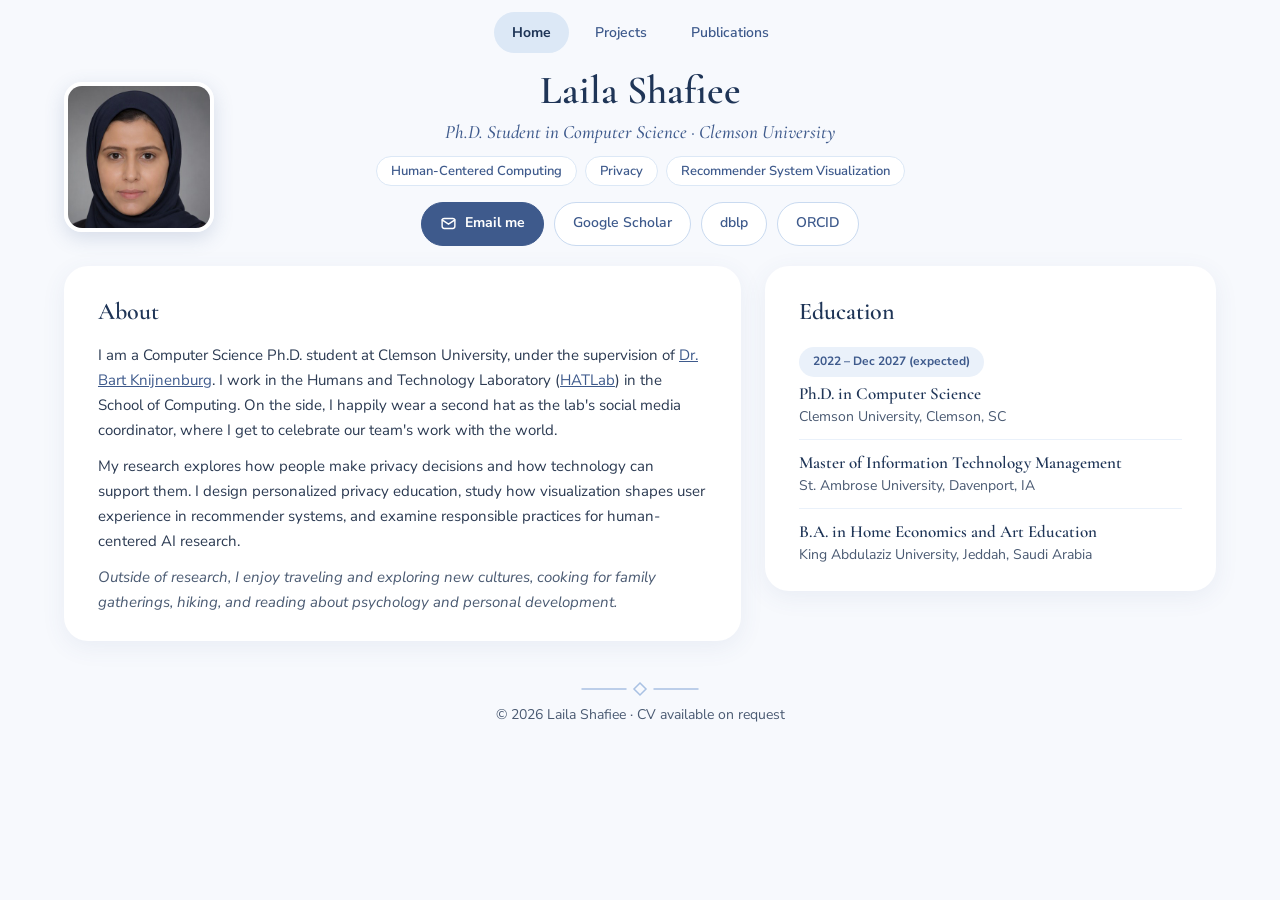
<file: index.html>
<!doctype html>
<html lang="en">
<head>
<meta charset="utf-8">
<meta name="viewport" content="width=device-width, initial-scale=1">
<title>Laila Shafiee · Ph.D. Student, Clemson University</title>
<meta name="description" content="Laila Shafiee is a Ph.D. student in Computer Science at Clemson University researching human-centered computing, privacy, and recommender system visualization.">
<link rel="preconnect" href="https://fonts.googleapis.com">
<link rel="preconnect" href="https://fonts.gstatic.com" crossorigin>
<link href="https://fonts.googleapis.com/css2?family=Cormorant+Garamond:ital,wght@0,500;0,600;1,500&family=Nunito+Sans:wght@400;600;700&display=swap" rel="stylesheet">
<link rel="stylesheet" href="style.css">
</head>
<body>

<nav class="nav wrap" aria-label="Main">
  <a href="index.html" aria-current="page">Home</a>
  <a href="projects.html">Projects</a>
  <a href="publications.html">Publications</a>
</nav>

<header class="home-hero-row wrap">
  <img class="headshot" src="[data-uri]" alt="Portrait of Laila Shafiee" width="128" height="128">
<div class="hero home-hero hero-text">
  <svg class="ornament" style="display: none" aria-hidden="true" viewBox="0 0 120 16" fill="none" stroke="#A9C1E3" stroke-width="1.5" stroke-linecap="round"><path d="M2 8h44"/><path d="M74 8h44"/><path d="M60 2l6 6-6 6-6-6z"/></svg>
  <h1>Laila Shafiee</h1>
  <p class="subtitle">Ph.D. Student in Computer Science · Clemson University</p>
  <div class="tags">
    <span class="tag">Human-Centered Computing</span>
    <span class="tag">Privacy</span>
    <span class="tag">Recommender System Visualization</span>
  </div>
  <div class="links">
    <a class="btn btn-primary" href="mailto:lshafie@clemson.edu">
      <svg aria-hidden="true" width="17" height="17" viewBox="0 0 24 24" fill="none" stroke="currentColor" stroke-width="2" stroke-linecap="round" stroke-linejoin="round"><rect x="3" y="5" width="18" height="14" rx="3"/><path d="M3 7l9 6 9-6"/></svg>
      Email me</a>
    <a class="btn" href="https://scholar.google.com/citations?user=PTRDLCUAAAAJ&amp;hl=en">Google Scholar</a>
    <a class="btn" href="https://dblp.org/pid/366/6728.html">dblp</a>
    <a class="btn" href="https://orcid.org/0009-0007-8449-1765">ORCID</a>
  </div>
</div>
</header>

<main class="wrap home-grid">

  <section class="card" aria-labelledby="about-h">
    <h2 id="about-h" class="section-title">About</h2>
    <p>I am a Computer Science Ph.D. student at Clemson University, under the supervision of <a href="https://www.usabart.nl/portfolio/#home.html">Dr. Bart Knijnenburg</a>. I work in the Humans and Technology Laboratory (<a href="http://hatlab.org/">HATLab</a>) in the School of Computing. On the side, I happily wear a second hat as the lab's social media coordinator, where I get to celebrate our team's work with the world.</p>
    <p>My research explores how people make privacy decisions and how technology can support them. I design personalized privacy education, study how visualization shapes user experience in recommender systems, and examine responsible practices for human-centered AI research.</p>
    <p class="quiet">Outside of research, I enjoy traveling and exploring new cultures, cooking for family gatherings, hiking, and reading about psychology and personal development.</p>
  </section>

  <section class="card edu-card" aria-labelledby="edu-h">
    <h2 id="edu-h" class="section-title">Education</h2>
    <div class="edu-item">
      <span class="pill">2022 – Dec 2027 (expected)</span>
      <h3>Ph.D. in Computer Science</h3>
      <p>Clemson University, Clemson, SC</p>
    </div>
    <div class="edu-item">
      <h3>Master of Information Technology Management</h3>
      <p>St. Ambrose University, Davenport, IA</p>
    </div>
    <div class="edu-item">
      <h3>B.A. in Home Economics and Art Education</h3>
      <p>King Abdulaziz University, Jeddah, Saudi Arabia</p>
    </div>
  </section>

</main>

<footer class="wrap">
  <svg class="ornament" aria-hidden="true" viewBox="0 0 120 16" fill="none" stroke="#A9C1E3" stroke-width="1.5" stroke-linecap="round"><path d="M2 8h44"/><path d="M74 8h44"/><path d="M60 2l6 6-6 6-6-6z"/></svg>
  <p>© 2026 Laila Shafiee · CV available on request</p>
</footer>

</body>
</html>
</file>
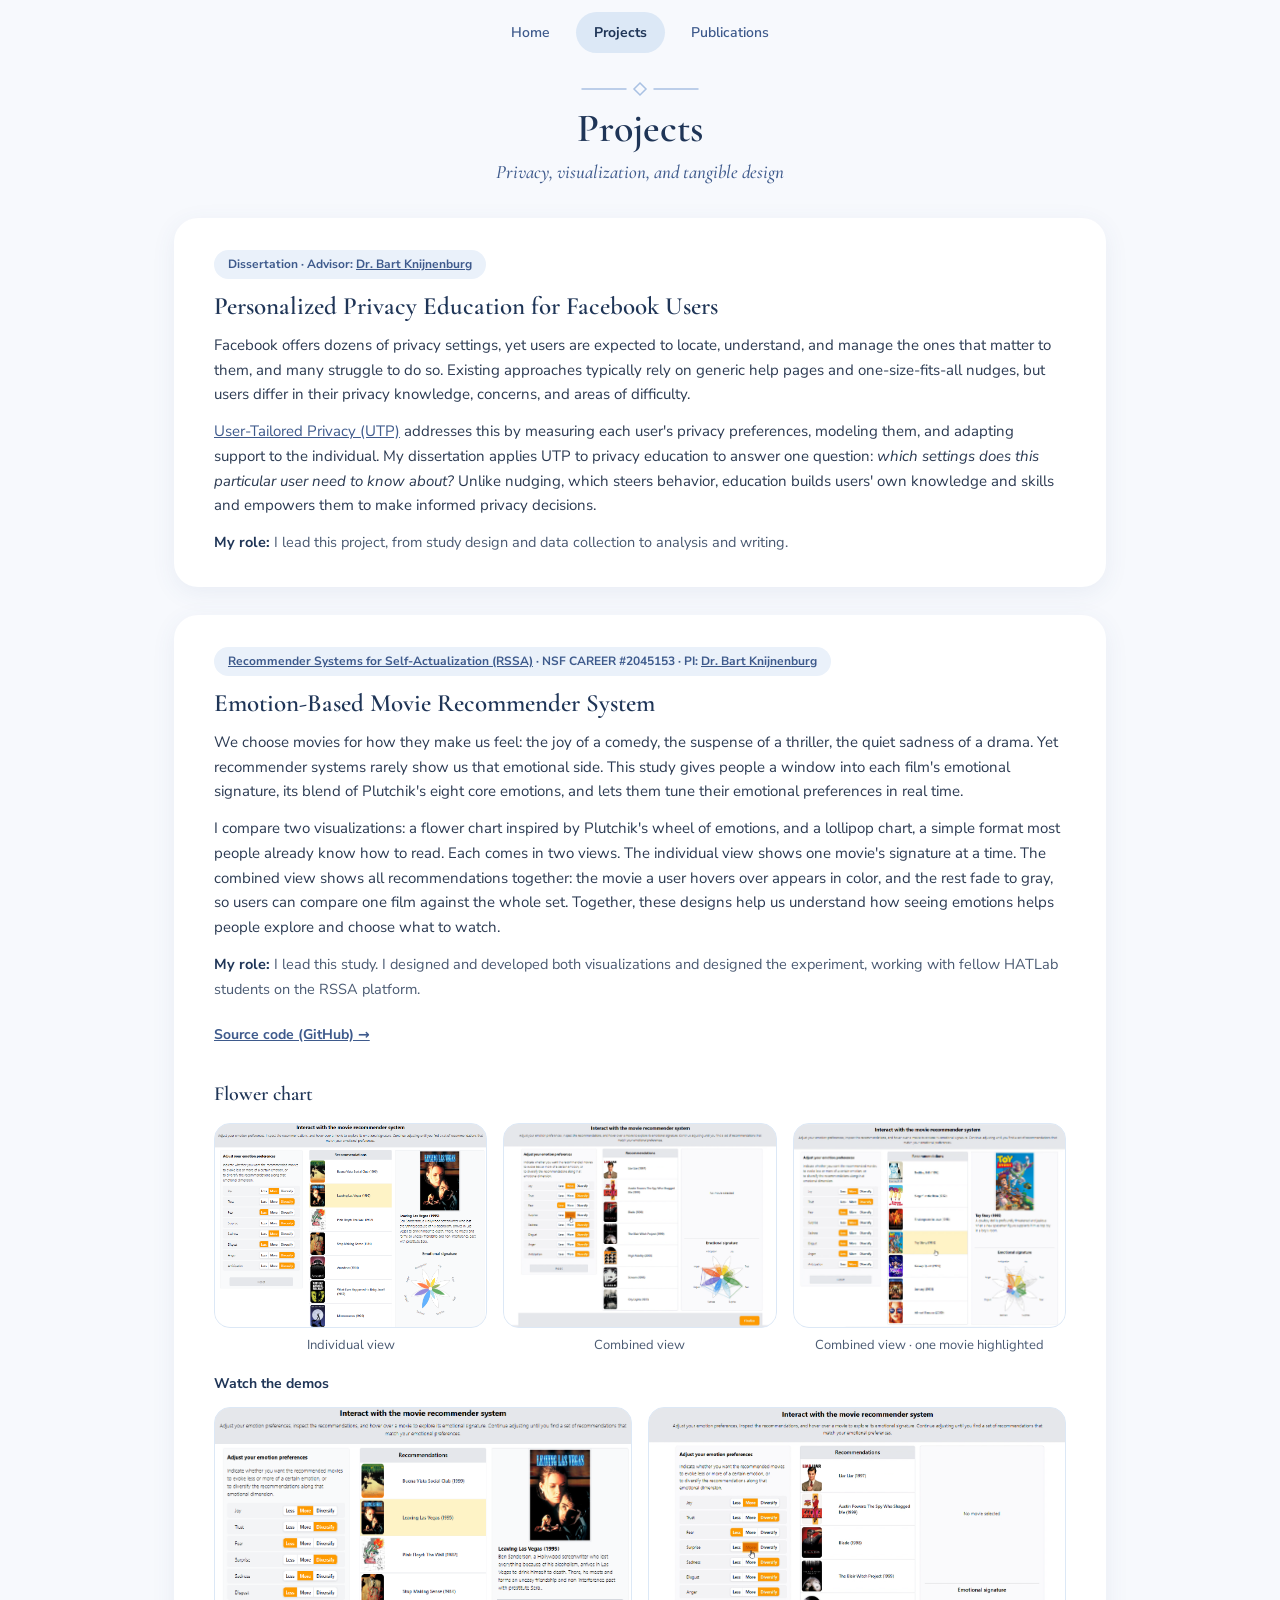
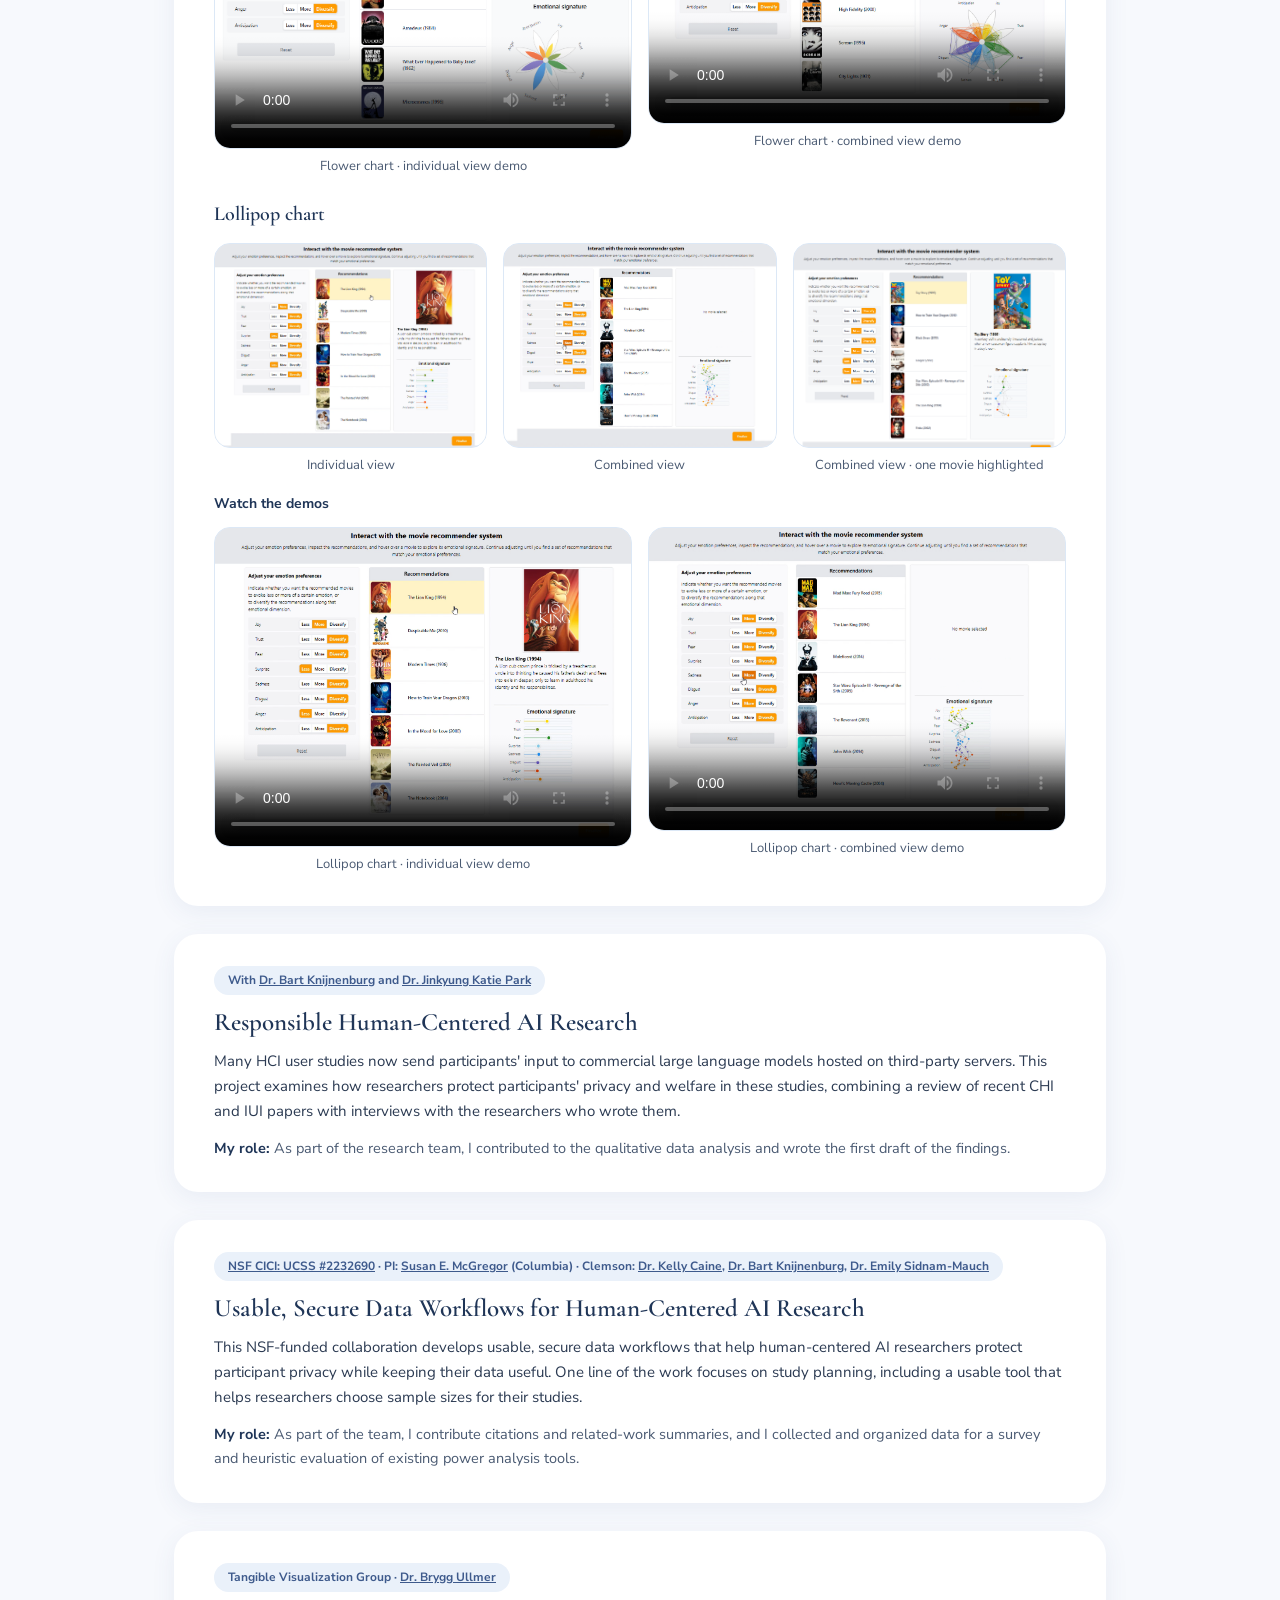
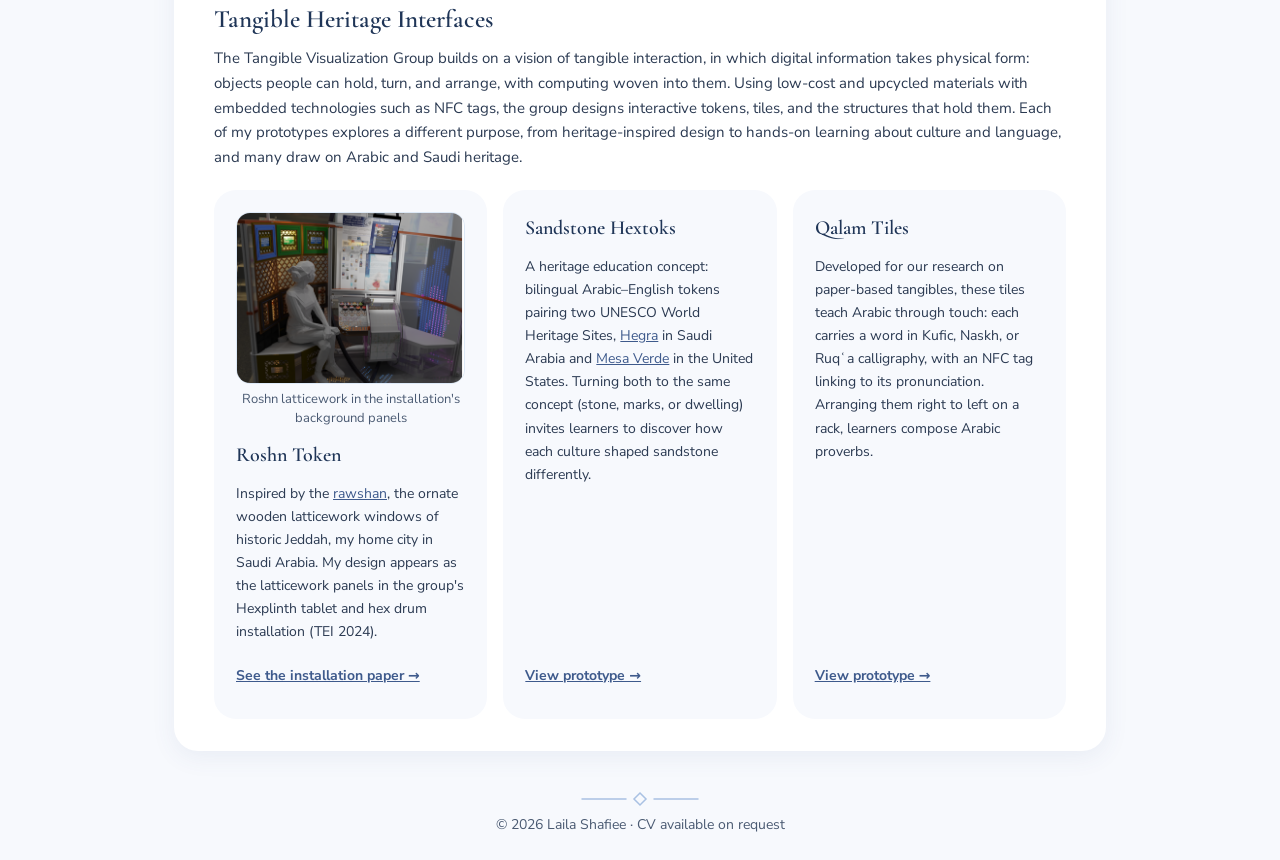
<file: projects.html>
<!doctype html>
<html lang="en">
<head>
<meta charset="utf-8">
<meta name="viewport" content="width=device-width, initial-scale=1">
<title>Projects · Laila Shafiee</title>
<meta name="description" content="Research projects by Laila Shafiee: personalized privacy education, emotion-based movie recommendation, responsible AI research, and tangible heritage interfaces.">
<link rel="preconnect" href="https://fonts.googleapis.com">
<link rel="preconnect" href="https://fonts.gstatic.com" crossorigin>
<link href="https://fonts.googleapis.com/css2?family=Cormorant+Garamond:ital,wght@0,500;0,600;1,500&family=Nunito+Sans:wght@400;600;700&display=swap" rel="stylesheet">
<link rel="stylesheet" href="style.css">
</head>
<body>

<nav class="nav wrap" aria-label="Main">
  <a href="index.html">Home</a>
  <a href="projects.html" aria-current="page">Projects</a>
  <a href="publications.html">Publications</a>
</nav>

<header class="hero page-hero wrap">
  <svg class="ornament" aria-hidden="true" viewBox="0 0 120 16" fill="none" stroke="#A9C1E3" stroke-width="1.5" stroke-linecap="round"><path d="M2 8h44"/><path d="M74 8h44"/><path d="M60 2l6 6-6 6-6-6z"/></svg>
  <h1>Projects</h1>
  <p class="subtitle">Privacy, visualization, and tangible design</p>
</header>

<main class="wrap" style="gap: 28px">

  <!-- Dissertation -->
  <article class="card project">
    <span class="pill">Dissertation · Advisor: <a href="https://www.usabart.nl/portfolio/#home.html">Dr. Bart Knijnenburg</a></span>
    <h2>Personalized Privacy Education for Facebook Users</h2>
    <p>Facebook offers dozens of privacy settings, yet users are expected to locate, understand, and manage the ones that matter to them, and many struggle to do so. Existing approaches typically rely on generic help pages and one-size-fits-all nudges, but users differ in their privacy knowledge, concerns, and areas of difficulty.</p>
    <p><a href="https://www.ndss-symposium.org/ndss2017/usec-mini-conference-programme/work-progress-user-tailored-privacy-design/">User-Tailored Privacy (UTP)</a> addresses this by measuring each user's privacy preferences, modeling them, and adapting support to the individual. My dissertation applies UTP to privacy education to answer one question: <em>which settings does this particular user need to know about?</em> Unlike nudging, which steers behavior, education builds users' own knowledge and skills and empowers them to make informed privacy decisions.</p>
    <p class="role"><strong>My role:</strong> I lead this project, from study design and data collection to analysis and writing.</p>
  </article>

  <!-- Movie recommender -->
  <article class="card project">
    <span class="pill"><a href="https://rssa.recsys.dev/">Recommender Systems for Self-Actualization (RSSA)</a> · NSF CAREER #2045153 · PI: <a href="https://www.usabart.nl/portfolio/#home.html">Dr. Bart Knijnenburg</a></span>
    <h2>Emotion-Based Movie Recommender System</h2>
    <p>We choose movies for how they make us feel: the joy of a comedy, the suspense of a thriller, the quiet sadness of a drama. Yet recommender systems rarely show us that emotional side. This study gives people a window into each film's emotional signature, its blend of Plutchik's eight core emotions, and lets them tune their emotional preferences in real time.</p>
    <p>I compare two visualizations: a flower chart inspired by Plutchik's wheel of emotions, and a lollipop chart, a simple format most people already know how to read. Each comes in two views. The individual view shows one movie's signature at a time. The combined view shows all recommendations together: the movie a user hovers over appears in color, and the rest fade to gray, so users can compare one film against the whole set. Together, these designs help us understand how seeing emotions helps people explore and choose what to watch.</p>
    <p class="role"><strong>My role:</strong> I lead this study. I designed and developed both visualizations and designed the experiment, working with fellow HATLab students on the RSSA platform.</p>
    <a class="more" href="https://github.com/ShahanM/rssa-iers-v2">Source code (GitHub) →</a>

    <h3 class="sub-title">Flower chart</h3>
    <div class="shots">
      <figure>
        <a href="flower-individual.png"><img src="flower-individual.png" alt="Flower chart showing one movie's emotional signature" loading="lazy"></a>
        <figcaption>Individual view</figcaption>
      </figure>
      <figure>
        <a href="flower-combined.png"><img src="flower-combined.png" alt="Flower chart overlaying all recommendations' emotional signatures" loading="lazy"></a>
        <figcaption>Combined view</figcaption>
      </figure>
      <figure>
        <a href="flower-combined-hover.png"><img src="flower-combined-hover.png" alt="Flower chart combined view with the hovered movie in color and the others in gray" loading="lazy"></a>
        <figcaption>Combined view · one movie highlighted</figcaption>
      </figure>
    </div>
    <p class="demos-label">Watch the demos</p>
    <div class="demos">
      <figure>
        <video controls preload="metadata" playsinline poster="flower-individual.png">
          <source src="flower-individual-demo.mp4" type="video/mp4">
          <a href="flower-individual-demo.mp4">Download the flower chart individual view demo</a>
        </video>
        <figcaption>Flower chart · individual view demo</figcaption>
      </figure>
      <figure>
        <video controls preload="metadata" playsinline poster="flower-combined.png">
          <source src="flower-combined-demo.mp4" type="video/mp4">
          <a href="flower-combined-demo.mp4">Download the flower chart combined view demo</a>
        </video>
        <figcaption>Flower chart · combined view demo</figcaption>
      </figure>
    </div>

    <h3 class="sub-title">Lollipop chart</h3>
    <div class="shots">
      <figure>
        <a href="lollipop-individual.png"><img src="lollipop-individual.png" alt="Lollipop chart showing one movie's emotional signature" loading="lazy"></a>
        <figcaption>Individual view</figcaption>
      </figure>
      <figure>
        <a href="lollipop-combined.png"><img src="lollipop-combined.png" alt="Lollipop chart overlaying all recommendations' emotional signatures" loading="lazy"></a>
        <figcaption>Combined view</figcaption>
      </figure>
      <figure>
        <a href="lollipop-combined-hover.png"><img src="lollipop-combined-hover.png" alt="Lollipop chart combined view with the hovered movie in color and the others in gray" loading="lazy"></a>
        <figcaption>Combined view · one movie highlighted</figcaption>
      </figure>
    </div>
    <p class="demos-label">Watch the demos</p>
    <div class="demos">
      <figure>
        <video controls preload="metadata" playsinline poster="lollipop-individual.png">
          <source src="lollipop-individual-demo.mp4" type="video/mp4">
          <a href="lollipop-individual-demo.mp4">Download the lollipop chart individual view demo</a>
        </video>
        <figcaption>Lollipop chart · individual view demo</figcaption>
      </figure>
      <figure>
        <video controls preload="metadata" playsinline poster="lollipop-combined.png">
          <source src="lollipop-combined-demo.mp4" type="video/mp4">
          <a href="lollipop-combined-demo.mp4">Download the lollipop chart combined view demo</a>
        </video>
        <figcaption>Lollipop chart · combined view demo</figcaption>
      </figure>
    </div>
  </article>

  <!-- Responsible AI -->
  <article class="card project">
    <span class="pill">With <a href="https://www.usabart.nl/portfolio/#home.html">Dr. Bart Knijnenburg</a> and <a href="https://sites.google.com/view/jinkyung-katie-park/home">Dr. Jinkyung Katie Park</a></span>
    <h2>Responsible Human-Centered AI Research</h2>
    <p>Many HCI user studies now send participants' input to commercial large language models hosted on third-party servers. This project examines how researchers protect participants' privacy and welfare in these studies, combining a review of recent CHI and IUI papers with interviews with the researchers who wrote them.</p>
    <p class="role"><strong>My role:</strong> As part of the research team, I contributed to the qualitative data analysis and wrote the first draft of the findings.</p>
  </article>

  <!-- CICI -->
  <article class="card project">
    <span class="pill"><a href="https://www.nsf.gov/awardsearch/show-award/?AWD_ID=2232690&amp;HistoricalAwards=false">NSF CICI: UCSS #2232690</a> · PI: <a href="https://datascience.columbia.edu/people/susan-e-mcgregor">Susan E. McGregor</a> (Columbia) · Clemson: <a href="https://kellycaine.com/">Dr. Kelly Caine</a>, <a href="https://www.usabart.nl/portfolio/#home.html">Dr. Bart Knijnenburg</a>, <a href="https://scholar.google.com/citations?user=zdGOjhAAAAAJ&amp;hl=en">Dr. Emily Sidnam-Mauch</a></span>
    <h2>Usable, Secure Data Workflows for Human-Centered AI Research</h2>
    <p>This NSF-funded collaboration develops usable, secure data workflows that help human-centered AI researchers protect participant privacy while keeping their data useful. One line of the work focuses on study planning, including a usable tool that helps researchers choose sample sizes for their studies.</p>
    <p class="role"><strong>My role:</strong> As part of the team, I contribute citations and related-work summaries, and I collected and organized data for a survey and heuristic evaluation of existing power analysis tools.</p>
  </article>

  <!-- Tangible -->
  <article class="card project">
    <span class="pill">Tangible Visualization Group · <a href="https://people.computing.clemson.edu/~bullmer/">Dr. Brygg Ullmer</a></span>
    <h2>Tangible Heritage Interfaces</h2>
    <p>The Tangible Visualization Group builds on a vision of tangible interaction, in which digital information takes physical form: objects people can hold, turn, and arrange, with computing woven into them. Using low-cost and upcycled materials with embedded technologies such as NFC tags, the group designs interactive tokens, tiles, and the structures that hold them. Each of my prototypes explores a different purpose, from heritage-inspired design to hands-on learning about culture and language, and many draw on Arabic and Saudi heritage.</p>
    <div class="mini-grid">
      <div class="mini">
        <figure class="roshn">
          <img src="roshn-installation.png" alt="Rendering of the Hexplinth installation with Roshn latticework panels on the left wall" loading="lazy">
          <figcaption>Roshn latticework in the installation's background panels</figcaption>
        </figure>
        <h3>Roshn Token</h3>
        <p>Inspired by the <a href="https://www.visitsaudi.com/en/jeddah/stories/rawashin-and-mashrabiya">rawshan</a>, the ornate wooden latticework windows of historic Jeddah, my home city in Saudi Arabia. My design appears as the latticework panels in the group's Hexplinth tablet and hex drum installation (TEI 2024).</p>
        <a class="more" href="https://doi.org/10.1145/3623509.3633354">See the installation paper →</a>
      </div>
      <div class="mini">
        <h3>Sandstone Hextoks</h3>
        <p>A heritage education concept: bilingual Arabic–English tokens pairing two UNESCO World Heritage Sites, <a href="https://whc.unesco.org/en/list/1293">Hegra</a> in Saudi Arabia and <a href="https://whc.unesco.org/en/list/27">Mesa Verde</a> in the United States. Turning both to the same concept (stone, marks, or dwelling) invites learners to discover how each culture shaped sandstone differently.</p>
        <a class="more" href="https://shafieel.github.io/sandstone-hextoks-exhibit/">View prototype →</a>
      </div>
      <div class="mini">
        <h3>Qalam Tiles</h3>
        <p>Developed for our research on paper-based tangibles, these tiles teach Arabic through touch: each carries a word in Kufic, Naskh, or Ruqʿa calligraphy, with an NFC tag linking to its pronunciation. Arranging them right to left on a rack, learners compose Arabic proverbs.</p>
        <a class="more" href="https://shafieel.github.io/qalam-tiles/">View prototype →</a>
      </div>
    </div>
  </article>

</main>

<footer class="wrap">
  <svg class="ornament" aria-hidden="true" viewBox="0 0 120 16" fill="none" stroke="#A9C1E3" stroke-width="1.5" stroke-linecap="round"><path d="M2 8h44"/><path d="M74 8h44"/><path d="M60 2l6 6-6 6-6-6z"/></svg>
  <p>© 2026 Laila Shafiee · CV available on request</p>
</footer>

</body>
</html>
</file>
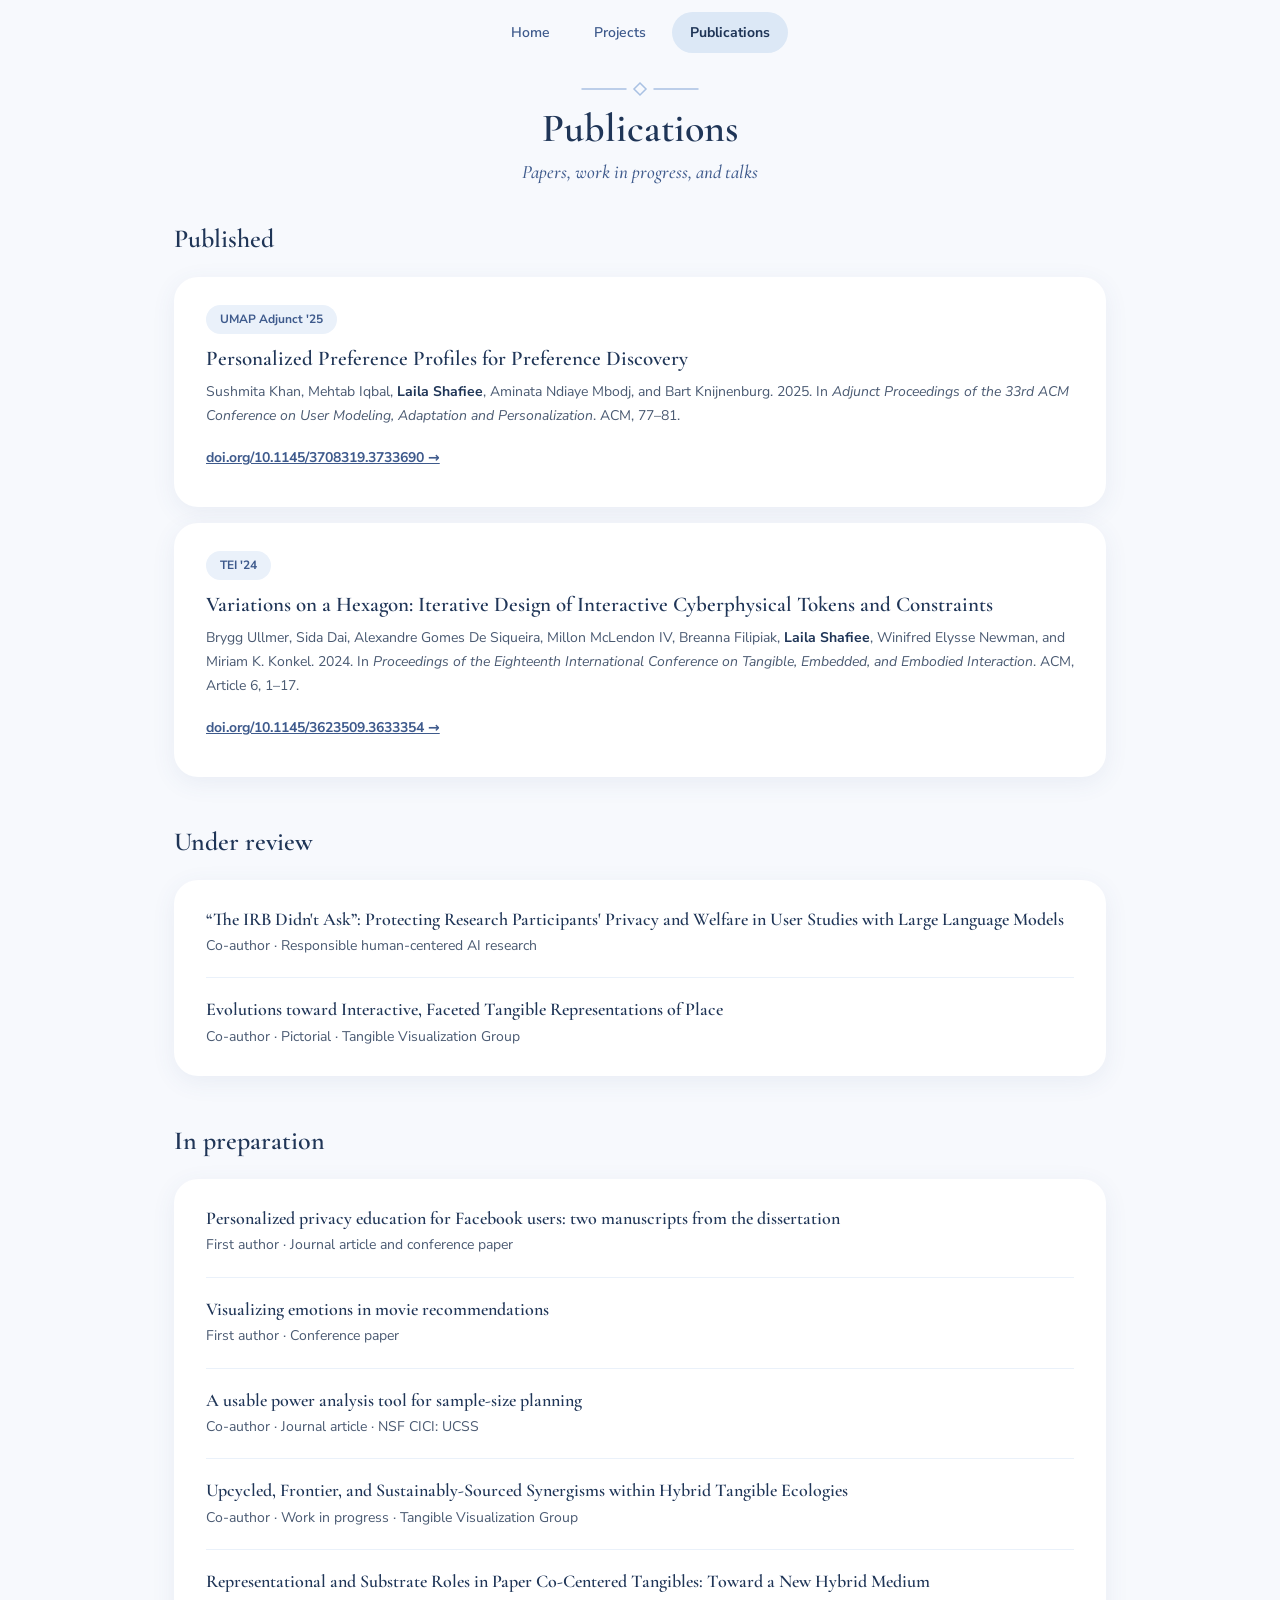
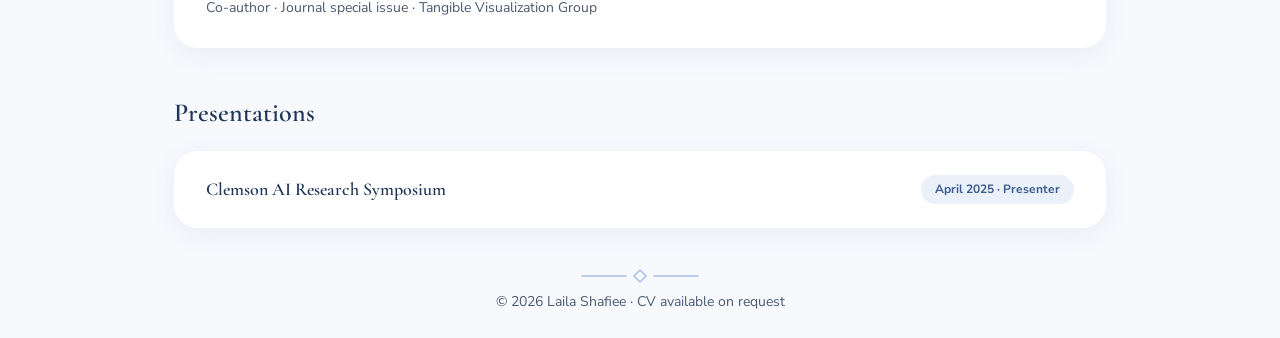
<file: publications.html>
<!doctype html>
<html lang="en">
<head>
<meta charset="utf-8">
<meta name="viewport" content="width=device-width, initial-scale=1">
<title>Publications · Laila Shafiee</title>
<meta name="description" content="Publications, work in progress, and presentations by Laila Shafiee, Ph.D. student at Clemson University.">
<link rel="preconnect" href="https://fonts.googleapis.com">
<link rel="preconnect" href="https://fonts.gstatic.com" crossorigin>
<link href="https://fonts.googleapis.com/css2?family=Cormorant+Garamond:ital,wght@0,500;0,600;1,500&family=Nunito+Sans:wght@400;600;700&display=swap" rel="stylesheet">
<link rel="stylesheet" href="style.css">
</head>
<body>

<nav class="nav wrap" aria-label="Main">
  <a href="index.html">Home</a>
  <a href="projects.html">Projects</a>
  <a href="publications.html" aria-current="page">Publications</a>
</nav>

<header class="hero page-hero wrap">
  <svg class="ornament" aria-hidden="true" viewBox="0 0 120 16" fill="none" stroke="#A9C1E3" stroke-width="1.5" stroke-linecap="round"><path d="M2 8h44"/><path d="M74 8h44"/><path d="M60 2l6 6-6 6-6-6z"/></svg>
  <h1>Publications</h1>
  <p class="subtitle">Papers, work in progress, and talks</p>
</header>

<main class="wrap" style="gap: 44px">

  <section class="stack" aria-labelledby="pub-h" style="gap: 16px">
    <h2 id="pub-h" class="section-title" style="font-size: 26px">Published</h2>

    <article class="card pub">
      <span class="pill">UMAP Adjunct '25</span>
      <h3>Personalized Preference Profiles for Preference Discovery</h3>
      <p>Sushmita Khan, Mehtab Iqbal, <strong>Laila Shafiee</strong>, Aminata Ndiaye Mbodj, and Bart Knijnenburg. 2025. In <em>Adjunct Proceedings of the 33rd ACM Conference on User Modeling, Adaptation and Personalization</em>. ACM, 77–81.</p>
      <a class="more" href="https://doi.org/10.1145/3708319.3733690">doi.org/10.1145/3708319.3733690 →</a>
    </article>

    <article class="card pub">
      <span class="pill">TEI '24</span>
      <h3>Variations on a Hexagon: Iterative Design of Interactive Cyberphysical Tokens and Constraints</h3>
      <p>Brygg Ullmer, Sida Dai, Alexandre Gomes De Siqueira, Millon McLendon IV, Breanna Filipiak, <strong>Laila Shafiee</strong>, Winifred Elysse Newman, and Miriam K. Konkel. 2024. In <em>Proceedings of the Eighteenth International Conference on Tangible, Embedded, and Embodied Interaction</em>. ACM, Article 6, 1–17.</p>
      <a class="more" href="https://doi.org/10.1145/3623509.3633354">doi.org/10.1145/3623509.3633354 →</a>
    </article>
  </section>

  <section class="stack" aria-labelledby="rev-h" style="gap: 16px">
    <h2 id="rev-h" class="section-title" style="font-size: 26px">Under review</h2>
    <div class="list-card">
      <div class="list-item">
        <h3>“The IRB Didn't Ask”: Protecting Research Participants' Privacy and Welfare in User Studies with Large Language Models</h3>
        <p>Co-author · Responsible human-centered AI research</p>
      </div>
      <div class="list-item">
        <h3>Evolutions toward Interactive, Faceted Tangible Representations of Place</h3>
        <p>Co-author · Pictorial · Tangible Visualization Group</p>
      </div>
    </div>
  </section>

  <section class="stack" aria-labelledby="prep-h" style="gap: 16px">
    <h2 id="prep-h" class="section-title" style="font-size: 26px">In preparation</h2>
    <div class="list-card">
      <div class="list-item">
        <h3>Personalized privacy education for Facebook users: two manuscripts from the dissertation</h3>
        <p>First author · Journal article and conference paper</p>
      </div>
      <div class="list-item">
        <h3>Visualizing emotions in movie recommendations</h3>
        <p>First author · Conference paper</p>
      </div>
      <div class="list-item">
        <h3>A usable power analysis tool for sample-size planning</h3>
        <p>Co-author · Journal article · NSF CICI: UCSS</p>
      </div>
      <div class="list-item">
        <h3>Upcycled, Frontier, and Sustainably-Sourced Synergisms within Hybrid Tangible Ecologies</h3>
        <p>Co-author · Work in progress · Tangible Visualization Group</p>
      </div>
      <div class="list-item">
        <h3>Representational and Substrate Roles in Paper Co-Centered Tangibles: Toward a New Hybrid Medium</h3>
        <p>Co-author · Journal special issue · Tangible Visualization Group</p>
      </div>
    </div>
  </section>

  <section class="stack" aria-labelledby="talk-h" style="gap: 16px">
    <h2 id="talk-h" class="section-title" style="font-size: 26px">Presentations</h2>
    <div class="talk">
      <h3>Clemson AI Research Symposium</h3>
      <span class="pill">April 2025 · Presenter</span>
    </div>
  </section>

</main>

<footer class="wrap">
  <svg class="ornament" aria-hidden="true" viewBox="0 0 120 16" fill="none" stroke="#A9C1E3" stroke-width="1.5" stroke-linecap="round"><path d="M2 8h44"/><path d="M74 8h44"/><path d="M60 2l6 6-6 6-6-6z"/></svg>
  <p>© 2026 Laila Shafiee · CV available on request</p>
</footer>

</body>
</html>
</file>
<file: style.css>
/* Laila Shafiee — portfolio styles */
:root {
  --bg: #F7F9FD;
  --card: #FFFFFF;
  --ink: #2B3A52;
  --navy: #1F3557;
  --blue: #3E5A8C;
  --muted: #4A5A72;
  --ice: #EAF1FA;
  --ice-2: #DCE8F6;
  --line: #C9DAF0;
  --ornament: #A9C1E3;
  --shadow: 0 6px 24px rgba(62, 90, 140, 0.08);
  --serif: 'Cormorant Garamond', Georgia, serif;
  --sans: 'Nunito Sans', system-ui, -apple-system, 'Segoe UI', sans-serif;
}

* { box-sizing: border-box; }
html { scroll-behavior: smooth; }
body {
  margin: 0;
  background: var(--bg);
  color: var(--ink);
  font-family: var(--sans);
  font-size: 15px;
  line-height: 1.65;
  -webkit-font-smoothing: antialiased;
}
a { color: var(--blue); }
a:hover { color: var(--navy); }
a:focus-visible, button:focus-visible { outline: 3px solid var(--blue); outline-offset: 3px; border-radius: 8px; }
img, video { max-width: 100%; display: block; }
h1, h2, h3 { font-family: var(--serif); font-weight: 600; color: var(--navy); margin: 0; }
p { margin: 0; }

.wrap { max-width: 980px; margin: 0 auto; padding-left: 24px; padding-right: 24px; }

/* Navigation */
.nav { display: flex; flex-wrap: wrap; justify-content: center; gap: 8px; padding-top: 12px; }
.nav a {
  color: var(--blue); text-decoration: none; font-size: 14px; font-weight: 600;
  padding: 9px 18px; border-radius: 999px;
}
.nav a:hover { background: var(--ice); }
.nav a[aria-current="page"] { color: var(--navy); font-weight: 700; background: var(--ice-2); }

/* Page header */
.hero { display: flex; flex-direction: column; align-items: center; text-align: center; gap: 10px; padding-top: 24px; padding-bottom: 24px; }
.hero h1 { font-size: clamp(34px, 6vw, 44px); line-height: 1.05; }
.hero .subtitle { font-family: var(--serif); font-style: italic; font-weight: 500; font-size: clamp(16px, 2.6vw, 19px); color: var(--blue); line-height: 1.4; }
.page-hero { padding-top: 28px; padding-bottom: 28px; gap: 10px; }
.page-hero h1 { font-size: clamp(32px, 5vw, 40px); }
.ornament { width: 120px; height: 16px; }

.tags { display: flex; flex-wrap: wrap; justify-content: center; gap: 8px; margin-top: 2px; }
.tag {
  font-size: 13px; font-weight: 600; color: var(--blue); background: var(--card);
  border: 1px solid var(--ice-2); padding: 5px 14px; border-radius: 999px; line-height: 1.4;
}

.links { display: flex; flex-wrap: wrap; justify-content: center; gap: 10px; margin-top: 8px; }
.btn {
  display: inline-flex; align-items: center; gap: 8px; min-height: 44px;
  padding: 9px 18px; border-radius: 999px; text-decoration: none;
  font-size: 14px; font-weight: 600; line-height: 1.2;
  background: var(--card); border: 1px solid var(--line); color: var(--blue);
}
.btn:hover { background: var(--ice); color: var(--navy); }
.btn-primary { background: var(--blue); border-color: var(--blue); color: #FFFFFF; font-weight: 700; }
.btn-primary:hover { background: var(--navy); border-color: var(--navy); color: #FFFFFF; }

/* Layout */
main { display: flex; flex-direction: column; gap: 28px; padding-top: 4px; padding-bottom: 40px; }
.card { background: var(--card); border-radius: 24px; padding: 30px 40px; box-shadow: var(--shadow); display: flex; flex-direction: column; gap: 12px; }
.section-title { font-size: 26px; }
.center { text-align: center; }
.stack { display: flex; flex-direction: column; gap: 14px; }
.quiet { font-style: italic; color: var(--muted); }

/* Education */
.edu-grid { display: grid; grid-template-columns: repeat(auto-fit, minmax(250px, 1fr)); gap: 16px; }
.edu {
  background: var(--card); border-radius: 20px; padding: 18px 22px; box-shadow: var(--shadow);
  display: flex; flex-direction: column; align-items: center; justify-content: center; text-align: center; gap: 4px;
}
.edu h3 { font-size: 20px; line-height: 1.2; }
.edu p { font-size: 15px; color: var(--muted); line-height: 1.6; }
.pill {
  align-self: flex-start; font-size: 12px; font-weight: 700; color: var(--blue);
  background: var(--ice); padding: 5px 14px; border-radius: 999px; line-height: 1.6;
}
.edu .pill { align-self: center; }
.pill a { color: var(--blue); }

/* Home photo */
.headshot { width: 120px; height: 120px; border-radius: 18px; object-fit: cover; border: 4px solid #FFFFFF; box-shadow: 0 6px 20px rgba(62, 90, 140, 0.18); }

/* Home: About and Education side by side */
.wrap.home-grid { max-width: 1200px; }
.home-hero { padding-top: 12px; padding-bottom: 20px; gap: 8px; }
.home-hero h1 { font-size: clamp(32px, 5vw, 40px); }
.home-grid .card { padding: 26px 34px; }
.home-grid .section-title { font-size: 24px; }
.home-grid p { line-height: 1.65; }
.home-grid { display: grid; grid-template-columns: minmax(0, 3fr) minmax(0, 2fr); gap: 24px; align-items: start; }
.edu-card { gap: 0; }
.edu-card .section-title { margin-bottom: 4px; }
.edu-item { padding: 12px 0; border-bottom: 1px solid var(--ice); display: flex; flex-direction: column; gap: 2px; }
.edu-item:last-child { border-bottom: 0; padding-bottom: 0; }
.edu-item h3 { font-size: 17px; line-height: 1.25; }
.edu-item p { font-size: 14px; color: var(--muted); line-height: 1.5; }
.edu-item .pill { margin-bottom: 4px; }
@media (max-width: 860px) { .home-grid { grid-template-columns: minmax(0, 1fr); } }

/* Projects */
.project { gap: 12px; padding: 32px 40px; }
.project h2 { font-size: 25px; line-height: 1.2; }
.role { font-size: 14.5px; line-height: 1.7; color: var(--muted); }
.role strong { color: var(--navy); }
.sub-title { font-size: 20px; margin-top: 10px; }

.shots { display: grid; grid-template-columns: repeat(auto-fit, minmax(240px, 1fr)); gap: 16px; }
.shots figure, .demos figure { margin: 0; display: flex; flex-direction: column; gap: 8px; }
.shots img {
  width: 100%; aspect-ratio: 4 / 3; object-fit: cover; object-position: top;
  border-radius: 16px; border: 1px solid var(--ice-2); background: var(--ice);
}
.shots a { display: block; border-radius: 16px; }
figcaption { font-size: 13px; color: var(--muted); text-align: center; line-height: 1.5; }

.demos { display: grid; grid-template-columns: repeat(auto-fit, minmax(280px, 1fr)); gap: 16px; }
.demos video { width: 100%; border-radius: 16px; border: 1px solid var(--ice-2); background: var(--ice); }
.demos-label { font-size: 14px; font-weight: 700; color: var(--navy); margin-top: 4px; }

.mini-grid { display: grid; grid-template-columns: repeat(auto-fit, minmax(240px, 1fr)); gap: 16px; margin-top: 8px; }
.mini { background: var(--bg); border-radius: 22px; padding: 22px; display: flex; flex-direction: column; gap: 10px; }
.mini h3 { font-size: 20px; }
.mini p { font-size: 14px; line-height: 1.65; }
.roshn { margin: 0; display: flex; flex-direction: column; gap: 6px; }
.roshn img { width: 100%; aspect-ratio: 4 / 3; object-fit: cover; border-radius: 14px; border: 1px solid var(--ice-2); }
.more { font-size: 14px; font-weight: 700; padding: 10px 0; margin-top: auto; align-self: flex-start; }

/* Publications */
.pub { padding: 28px 32px; gap: 8px; border-radius: 24px; }
.pub h3 { font-size: 21px; line-height: 1.25; margin-top: 4px; }
.pub p { font-size: 14px; line-height: 1.7; color: var(--muted); }
.pub p strong { color: var(--navy); }
.list-card { background: var(--card); border-radius: 24px; padding: 8px 32px; box-shadow: var(--shadow); }
.list-item { padding: 20px 0; border-bottom: 1px solid var(--ice); display: flex; flex-direction: column; gap: 4px; }
.list-item:last-child { border-bottom: 0; }
.list-item h3 { font-size: 18px; line-height: 1.3; }
.list-item p { font-size: 14px; color: var(--muted); line-height: 1.6; }
.talk { background: var(--card); border-radius: 24px; padding: 24px 32px; box-shadow: var(--shadow); display: flex; flex-wrap: wrap; justify-content: space-between; align-items: center; gap: 8px; }
.talk h3 { font-size: 18px; }
.talk .pill { align-self: center; }

/* Footer */
footer { display: flex; flex-direction: column; align-items: center; gap: 6px; text-align: center; padding-bottom: 24px; }
footer p { font-size: 14px; color: var(--muted); }

/* Phones */
@media (max-width: 640px) {
  body { font-size: 16px; }
  .card, .project { padding: 28px 22px; border-radius: 22px; }
  .pub { padding: 24px 22px; }
  .list-card { padding: 4px 22px; }
  .talk { padding: 20px 22px; }
  .section-title { font-size: 26px; }
  .project h2 { font-size: 28px; }
  .nav a { padding: 10px 14px; }
}

.home-hero-row { display: flex; align-items: center; justify-content: center; gap: 32px; padding-top: 16px; padding-bottom: 16px; max-width: 1000px; }
.home-hero-row .headshot { width: 150px; height: 150px; flex: none; }
.home-hero-row .hero-text { align-items: flex-start; text-align: left; padding: 0; }
.home-hero-row .tags, .home-hero-row .links { justify-content: flex-start; }
@media (max-width: 700px) { .home-hero-row { flex-direction: column; } .home-hero-row .hero-text { align-items: center; text-align: center; } .home-hero-row .tags, .home-hero-row .links { justify-content: center; } }

.home-hero-row .headshot { order: 2; }

.home-hero-row { max-width: 1200px; justify-content: space-between; }
@media (max-width: 700px) { .home-hero-row { justify-content: center; } .home-hero-row .headshot { order: 0; } }

/* Photo at far left */
.home-hero-row { justify-content: flex-start; }
.home-hero-row .headshot { order: 0; }
@media (max-width: 700px) { .home-hero-row { justify-content: center; } }

/* Final: photo far left, text centered on the page */
.home-hero-row { display: grid; grid-template-columns: 150px minmax(0, 1fr) 150px; align-items: center; gap: 24px; max-width: 1200px; }
.home-hero-row .headshot { order: 0; justify-self: start; }
.home-hero-row .hero-text { align-items: center; text-align: center; }
.home-hero-row .tags, .home-hero-row .links { justify-content: center; }
@media (max-width: 860px) {
  .home-hero-row { grid-template-columns: minmax(0, 1fr); justify-items: center; }
  .home-hero-row .headshot { justify-self: center; width: 120px; height: 120px; }
}
</file>
